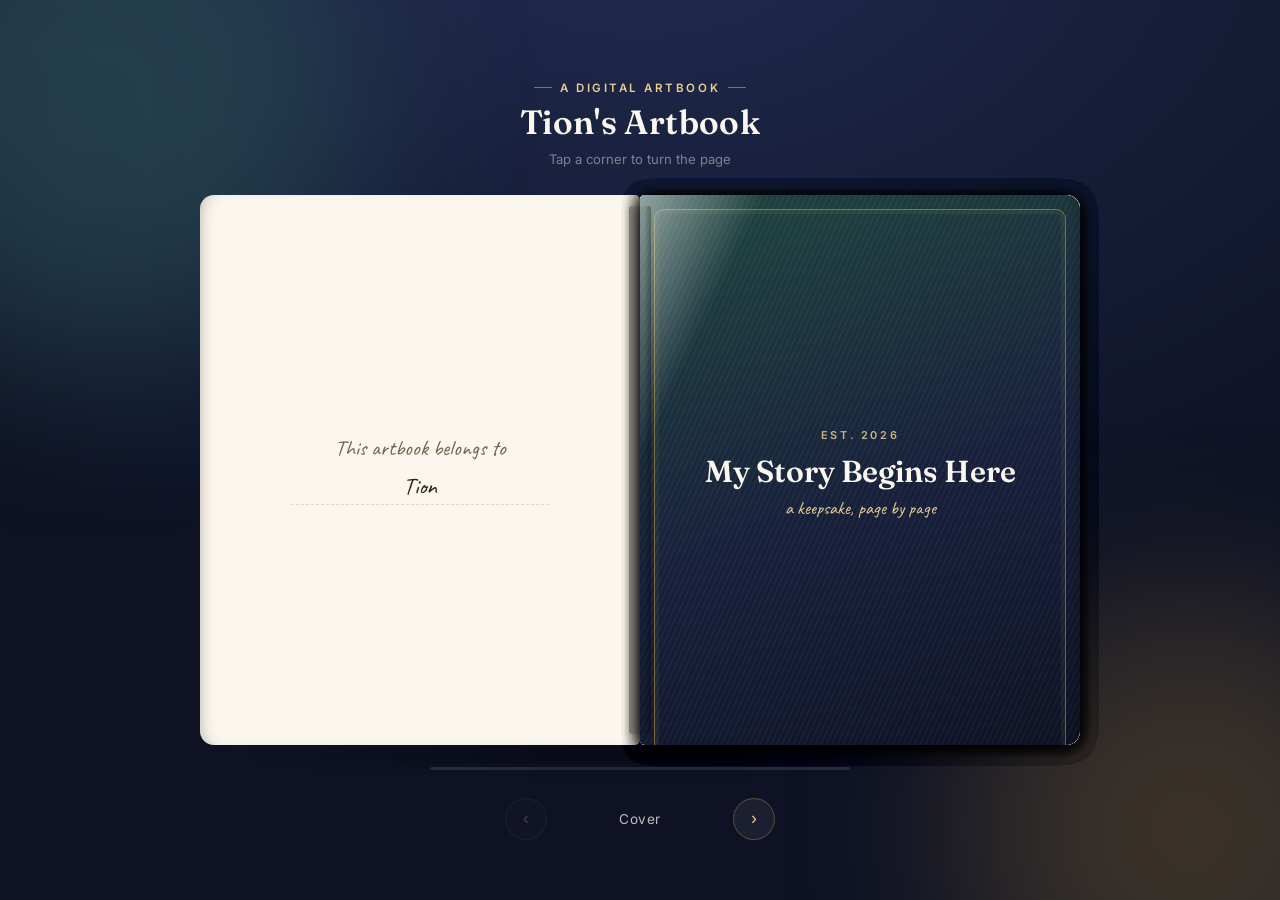
<file: index.html>
<!DOCTYPE html>
<html lang="en">
<head>
<meta charset="UTF-8">
<meta name="viewport" content="width=device-width, initial-scale=1, viewport-fit=cover">
<title>Artbook — Your Story, Bound</title>
<link rel="stylesheet" href="style.css">

<!--
  =====================================================================
  ABOUT THIS FILE
  =====================================================================
  This is a self-contained, single-file flipbook website:
    - HTML structure  -> below in <body>
    - CSS styling      -> below in <style>
    - JS behavior/data -> below in <script>, near the bottom

  IMPORTANT — CONTENT IS LOCKED FOR VISITORS.
  Nobody viewing the page in a browser can change the title, the
  owner's name, the signature/logo, or any page's photo or caption.
  There is no upload button, no file picker, and no editable text
  anywhere in the rendered page. The ONLY way to change any of that
  content is to edit the CONFIG object inside the <script> tag below
  and re-save/re-deploy this file.

  Jump to "STEP 1: EDIT THIS CONFIG" further down to change content.
  =====================================================================
-->

<!-- Google Fonts used throughout the design (display serif, UI sans, handwriting script) -->
<link rel="preconnect" href="https://fonts.googleapis.com">
<link rel="preconnect" href="https://fonts.gstatic.com" crossorigin>
<link href="https://fonts.googleapis.com/css2?family=Fraunces:opsz,wght@9..144,400;9..144,500;9..144,600;9..144,700;9..144,900&family=Inter:wght@400;500;600;700&family=Caveat:wght@500;600;700&display=swap" rel="stylesheet">


</head>
<body>

<div class="stage">
  <div class="brand">
    <div class="eyebrow">A digital artbook</div>
    <!-- Title text is injected by JS from CONFIG.bookTitle. Static, not editable. -->
    <h1 id="bookTitle"></h1>
    <p class="hint">Tap a corner to turn the page</p>
  </div>

  <div class="book-wrapper">
    <div class="book" id="book">
      <div class="spine"></div>
      <div class="book-shadow"></div>

      <!-- Inside-cover filler pages (shown only when the book is fully
           closed on that side). Owner name comes from CONFIG.ownerName. -->
      <div class="filler left" id="fillerLeft">
        <div class="filler-inner">
          <div class="line">This artbook belongs to</div>
          <div class="owner-name" id="ownerName"></div>
        </div>
      </div>
      <div class="filler right" id="fillerRight">
        <div class="filler-inner">
          <div class="mark">✦</div>
          <div class="line">More to come</div>
        </div>
      </div>

      <!-- Every page "leaf" (cover, 20 content pages, back cover) is
           generated by JS from the CONFIG object below — nothing here
           is hand-written per page and nothing is user-editable. -->
    </div>
  </div>

  <div class="progress"><div class="progress-fill" id="progressFill"></div></div>

  <div class="controls">
    <button class="ctrl-btn" id="prevBtn" aria-label="Previous page">‹</button>
    <div class="counter" id="counter">Cover</div>
    <button class="ctrl-btn" id="nextBtn" aria-label="Next page">›</button>
  </div>
</div>

<script>
/* =======================================================================
   STEP 1: EDIT THIS CONFIG — this is the ONLY place content is set.
   =======================================================================
   Everything a visitor sees (title, owner name, signature/logo image,
   and every page's photo + caption) comes from this single object.
   There is no UI for anyone to change these values in the browser —
   to update the notebook, edit the values below and re-save this file
   (or re-deploy it to your host).

   IMAGES: set "image" to a URL or a relative path to a file sitting
   next to this HTML file, e.g. "images/photo-01.jpg". You can also use
   a fully-qualified URL, e.g. "https://example.com/photo.jpg".
   Leave an "image" value as an empty string "" to show an empty
   placeholder box (useful while you're still collecting photos).

   TOTAL_PAGES must match the number of entries in the "pages" array.
   ======================================================================= */
const CONFIG = {
  // Text shown above the book
  bookTitle: "Tion's Artbook",

  // Text shown on the inside front cover, next to "This artbook belongs to"
  ownerName: "Tion",

  // Cover page text
  coverTitle: "My Story Begins Here",
  coverSubtitle: "a keepsake, page by page",

  // Cover signature / logo image. Leave "" for an empty placeholder box.
  signatureImage: "", // e.g. "images/signature.png"

  // Text shown on the inside back cover
  backCoverText: "20 pages, kept safe",

  // Exactly 20 content pages. Each needs an "image" (path/URL or "" for
  // empty) and a "caption" (plain text, can be left as "").
  pages: [
    { image: "images/IMG_2625.PNG", caption: "" },   // page 1
    { image: "images/IMG_2773.PNG", caption: "" },   // page 2
    { image: "images/IMG_2951.PNG", caption: "" },   // page 3
    { image: "images/IMG_3153.PNG", caption: "" },   // page 4
    { image: "images/IMG_3149.PNG", caption: "" },   // page 5
    { image: "images/IMG_3738.PNG", caption: "" },   // page 6
    { image: "images/IMG_2437.JPG.jpeg", caption: "" },   // page 7
    { image: "images/IMG_3883.PNG", caption: "" },   // page 8
    { image: "images/IMG_3061.PNG", caption: "" },   // page 9
    { image: "images/IMG_2773.PNG", caption: "" },   // page 10
    { image: "images/IMG_2467.JPG.jpeg", caption: "" },   // page 11
    { image: "images/IMG_3624.PNG", caption: "" },   // page 12
    { image: "images/IMG_3313.PNG", caption: "" },   // page 13
    { image: "images/IMG_2433.JPG.jpeg", caption: "" },   // page 14
    { image: "images/IMG_2388.PNG", caption: "" },   // page 15
    { image: "images/IMG_4001.JPG.jpeg", caption: "" },   // page 16
    { image: "images/IMG_3960.PNG", caption: "" },   // page 17
    { image: "images/IMG_2436.JPG.jpeg", caption: "" },   // page 18
    { image: "images/IMG_2573.PNG", caption: "" },   // page 19
    { image: "images/IMG_2699.PNG", caption: "" }    // page 20
  ]
};
/* ===================== END OF EDITABLE CONFIG ========================= */


/* =======================================================================
   STEP 2: EVERYTHING BELOW THIS LINE IS APPLICATION LOGIC.
   You shouldn't need to touch this to change content — only edit it if
   you want to change how the book behaves (e.g. animation speed,
   number of pages, navigation controls).
   ======================================================================= */
(function(){
  'use strict';

  const TOTAL_PAGES = CONFIG.pages.length;

  // Basic safety check so a miscounted CONFIG.pages array fails loudly
  // in the console instead of silently rendering something broken.
  if(TOTAL_PAGES < 1){
    console.error('CONFIG.pages must contain at least one page.');
  }

  // ---- grab DOM references ----
  const book = document.getElementById('book');
  const prevBtn = document.getElementById('prevBtn');
  const nextBtn = document.getElementById('nextBtn');
  const counterEl = document.getElementById('counter');
  const progressFill = document.getElementById('progressFill');
  const fillerLeft = document.getElementById('fillerLeft');
  const fillerRight = document.getElementById('fillerRight');

  // ---- fill in the static, non-editable text from CONFIG ----
  document.getElementById('bookTitle').textContent = CONFIG.bookTitle;
  document.getElementById('ownerName').textContent = CONFIG.ownerName;
  document.title = CONFIG.bookTitle;

  // Small inline icon shown as a placeholder on content pages that have
  // no image configured yet.
  const imgIconSVG = '<svg viewBox="0 0 24 24" fill="none" stroke="currentColor" stroke-width="1.6"><rect x="3" y="5" width="18" height="14" rx="2"/><circle cx="8.5" cy="10.5" r="1.5"/><path d="M21 16l-5.5-5.5L9 17"/></svg>';

  /* ---------------------------------------------------------------------
     Build the "leaf" data model from CONFIG.pages.
     A physical book is made of folded SHEETS, not single pages: each
     sheet (leaf) has a front side and a back side. So with N content
     pages we need roughly N/2 leaves, plus one leaf for the cover
     (front = cover, back = content page 1) and the last leaf's back
     becomes the back cover if N is even.
     --------------------------------------------------------------------- */
  const leaves = [];
  leaves.push({ front:{type:'cover'}, back:{type:'content', num:1} });
  let n = 2;
  while(n <= TOTAL_PAGES){
    const frontNum = n, backNum = n + 1;
    if(backNum <= TOTAL_PAGES){
      leaves.push({ front:{type:'content', num:frontNum}, back:{type:'content', num:backNum} });
    } else {
      leaves.push({ front:{type:'content', num:frontNum}, back:{type:'backcover'} });
    }
    n += 2;
  }

  // Escapes text before it's inserted via innerHTML, so a stray "<" or
  // "&" in a caption can never break the page markup.
  function escapeHTML(str){
    const div = document.createElement('div');
    div.textContent = str == null ? '' : String(str);
    return div.innerHTML;
  }

  // Builds the markup for one content page face, reading its image and
  // caption straight from CONFIG.pages (page numbers are 1-indexed).
  // The photo fills the whole page; the caption overlay is only added
  // when a caption is actually configured, so empty pages stay clean.
  function contentFaceHTML(num, side){
    const data = CONFIG.pages[num - 1] || { image:'', caption:'' };
    const hasImage = !!data.image;
    const bgStyle = hasImage ? ` style="background-image:url('${escapeHTML(data.image)}')"` : '';
    const placeholder = hasImage ? '' : `<div class="photo-placeholder">${imgIconSVG}<span>No image set</span></div>`;
    const captionHTML = data.caption ? `<div class="caption">${escapeHTML(data.caption)}</div>` : '';
    return `
      <div class="page-inner">
        <div class="photo-slot"${bgStyle}>${placeholder}</div>
        <div class="page-number">${String(num).padStart(2,'0')}</div>
        ${captionHTML}
        <div class="turn-zone ${side==='front'?'next':'prev'}"><span class="chevron">${side==='front'?'›':'‹'}</span></div>
        <div class="fold"></div>
      </div>`;
  }

  // Builds the cover face, reading title/subtitle/signature from CONFIG.
  // The signature/logo element is only rendered at all when
  // CONFIG.signatureImage is set — no placeholder box is ever shown.
  function coverFaceHTML(){
    const hasSig = !!CONFIG.signatureImage;
    const signatureHTML = hasSig
      ? `<div class="signature-slot" style="background-image:url('${escapeHTML(CONFIG.signatureImage)}')"></div>`
      : '';
    return `
      <div class="cover-inner">
        <div class="eyebrow">Est. ${new Date().getFullYear()}</div>
        <h2 class="cover-title">${escapeHTML(CONFIG.coverTitle)}</h2>
        <p class="cover-sub">${escapeHTML(CONFIG.coverSubtitle)}</p>
        ${signatureHTML}
      </div>
      <div class="turn-zone next"><span class="chevron">›</span></div>
      <div class="fold"></div>`;
  }

  // Builds the back cover face.
  function backcoverFaceHTML(){
    return `
      <div class="backcover-inner">
        <div class="ring">✦</div>
        <p>${escapeHTML(CONFIG.backCoverText)}</p>
      </div>
      <div class="turn-zone prev"><span class="chevron">‹</span></div>
      <div class="fold"></div>`;
  }

  function buildFace(data, side){
    if(data.type === 'cover') return coverFaceHTML();
    if(data.type === 'backcover') return backcoverFaceHTML();
    return contentFaceHTML(data.num, side);
  }

  // ---- render every leaf into the DOM (runs once, on page load) ----
  const leafEls = leaves.map((leaf, i) => {
    const el = document.createElement('div');
    el.className = 'leaf';
    el.dataset.index = i;

    const front = document.createElement('div');
    front.className = 'face front' + (leaf.front.type==='cover' ? ' cover-face' : leaf.front.type==='backcover' ? ' backcover-face' : '');
    front.innerHTML = buildFace(leaf.front, 'front');

    const back = document.createElement('div');
    back.className = 'face back' + (leaf.back.type==='cover' ? ' cover-face' : leaf.back.type==='backcover' ? ' backcover-face' : '');
    back.innerHTML = buildFace(leaf.back, 'back');

    el.appendChild(front);
    el.appendChild(back);
    book.appendChild(el);
    return el;
  });

  /* ---------------------------------------------------------------------
     Navigation state & rendering.
     `pos` = how many leaves are currently flipped to the left pile.
     pos === 0        -> book shows the cover
     pos === leaves.length -> book shows the back cover
     --------------------------------------------------------------------- */
  const L = leaves.length;
  let pos = 0;

  function computeZ(i){
    // Flipped leaves stack left-to-right by recency; unflipped leaves
    // stack so the very next page to flip is on top.
    return i < pos ? (i + 2) : (L - i + 2);
  }

  function renderStatic(skipIndex){
    leafEls.forEach((el, i) => {
      if(i === skipIndex) return; // the actively-animating leaf is handled separately
      el.style.transform = i < pos ? 'rotateY(-180deg)' : 'rotateY(0deg)';
      el.style.zIndex = computeZ(i);
    });
    fillerLeft.style.display = pos === 0 ? 'block' : 'none';
    fillerRight.style.display = pos === L ? 'block' : 'none';
  }

  function updateUI(){
    let label;
    if(pos === 0) label = 'Cover';
    else if(pos === L) label = 'Back Cover';
    else {
      const rf = leaves[pos].front;
      label = rf.type === 'content' ? `Page ${rf.num} of ${TOTAL_PAGES}` : `Page ${TOTAL_PAGES} of ${TOTAL_PAGES}`;
    }
    counterEl.textContent = label;
    prevBtn.disabled = pos === 0;
    nextBtn.disabled = pos === L;
    progressFill.style.width = (pos / L * 100).toFixed(1) + '%';
  }

  // Flips the next leaf from the right pile to the left pile, giving it
  // a temporarily elevated z-index so it visually passes OVER both
  // piles mid-animation instead of clipping underneath them.
  function flipForward(){
    if(pos >= L) return;
    const idx = pos;
    const el = leafEls[idx];
    el.style.zIndex = 999;
    pos++;
    renderStatic(idx);
    el.style.transform = 'rotateY(-180deg)';
    el.addEventListener('transitionend', function h(){
      el.style.zIndex = computeZ(idx);
      el.removeEventListener('transitionend', h);
    }, { once:true });
    updateUI();
  }

  function flipBackward(){
    if(pos <= 0) return;
    const idx = pos - 1;
    const el = leafEls[idx];
    el.style.zIndex = 999;
    pos--;
    renderStatic(idx);
    el.style.transform = 'rotateY(0deg)';
    el.addEventListener('transitionend', function h(){
      el.style.zIndex = computeZ(idx);
      el.removeEventListener('transitionend', h);
    }, { once:true });
    updateUI();
  }

  // initial paint
  renderStatic();
  updateUI();

  /* ---------------------------------------------------------------------
     Input handlers — page navigation ONLY. There is intentionally no
     click handler anywhere that opens a file picker, enables text
     editing, or otherwise lets a visitor change content.
     --------------------------------------------------------------------- */

  prevBtn.addEventListener('click', flipBackward);
  nextBtn.addEventListener('click', flipForward);

  // Corner "turn zone" taps/clicks on whichever page is currently on top.
  book.addEventListener('click', (e) => {
    if(e.target.closest('.turn-zone.next')) flipForward();
    else if(e.target.closest('.turn-zone.prev')) flipBackward();
  });

  // Left/Right arrow keys turn pages.
  document.addEventListener('keydown', (e) => {
    if(e.key === 'ArrowRight') flipForward();
    if(e.key === 'ArrowLeft') flipBackward();
  });

  // Touch swipe support (mobile/tablet).
  let touchStartX = 0, touchStartY = 0, touching = false;
  book.addEventListener('touchstart', (e) => {
    const t = e.changedTouches[0];
    touchStartX = t.clientX; touchStartY = t.clientY; touching = true;
  }, { passive:true });
  book.addEventListener('touchend', (e) => {
    if(!touching) return;
    touching = false;
    const t = e.changedTouches[0];
    const dx = t.clientX - touchStartX;
    const dy = t.clientY - touchStartY;
    // Require a clearly horizontal drag so vertical page scrolling
    // on mobile isn't mistaken for a page turn.
    if(Math.abs(dx) > 55 && Math.abs(dx) > Math.abs(dy)){
      if(dx < 0) flipForward(); else flipBackward();
    }
  }, { passive:true });
  book.style.touchAction = 'pan-y';

})();
</script>
</body>
</html>
</file>
<file: style.css>
/* ===================================================================
     DESIGN TOKENS
     Central color palette so the whole look can be re-themed from
     one place. Edit these hex values to change the color scheme.
     =================================================================== */
  :root{
    --ink-900:#0E1224;      /* darkest background */
    --ink-800:#171F3B;      /* mid background */
    --ink-700:#232C52;      /* lightest background / glow */
    --paper:#FBF7EE;        /* page paper color */
    --paper-2:#F3ECDD;      /* photo-slot paper (slightly darker) */
    --paper-shadow:#E4D9BF; /* paper border/shadow tint */
    --gold:#C9A24B;         /* accent gold (hover/active) */
    --gold-soft:#E7CE93;    /* accent gold (soft/text) */
    --gold-dim:#8C7038;     /* accent gold (dim/borders) */
    --teal:#3E7C73;         /* secondary accent */
    --teal-deep:#1F473F;    /* cover gradient */
    --ink-text:#2B2418;     /* text printed on paper */
    --ink-text-soft:#6B6250;/* muted text on paper */
  }

  *{box-sizing:border-box;}
  html,body{height:100%;}
  body{
    margin:0;
    min-height:100vh;
    background:
      radial-gradient(1100px 700px at 50% -10%, var(--ink-700) 0%, var(--ink-800) 45%, var(--ink-900) 100%);
    font-family:'Inter',sans-serif;
    color:var(--paper);
    overflow-x:hidden;
    position:relative;
  }

  /* Soft ambient glow blobs drifting slowly in the background */
  body::before, body::after{
    content:'';
    position:fixed;
    border-radius:50%;
    filter:blur(90px);
    opacity:.35;
    pointer-events:none;
    z-index:0;
  }
  body::before{
    width:520px;height:520px;
    background:var(--teal);
    top:-160px;left:-160px;
    animation:drift1 22s ease-in-out infinite alternate;
  }
  body::after{
    width:460px;height:460px;
    background:var(--gold-dim);
    bottom:-160px;right:-140px;
    animation:drift2 26s ease-in-out infinite alternate;
  }
  @keyframes drift1{ to{ transform:translate(60px,40px); } }
  @keyframes drift2{ to{ transform:translate(-50px,-30px); } }

  .stage{
    position:relative;
    z-index:1;
    min-height:100vh;
    display:flex;
    flex-direction:column;
    align-items:center;
    justify-content:center;
    gap:clamp(16px,3vw,28px);
    padding:clamp(20px,4vw,40px) 16px 28px;
  }

  /* ---------- header / title (read-only, filled from CONFIG.bookTitle) ---------- */
  .brand{ text-align:center; }
  .brand .eyebrow{
    display:inline-flex;
    align-items:center;
    gap:8px;
    font-size:.72rem;
    letter-spacing:.22em;
    text-transform:uppercase;
    color:var(--gold-soft);
    font-weight:600;
    margin-bottom:6px;
  }
  .brand .eyebrow::before,.brand .eyebrow::after{
    content:'';
    width:18px;height:1px;
    background:var(--gold-dim);
  }
  .brand h1{
    font-family:'Fraunces',serif;
    font-weight:600;
    font-size:clamp(1.5rem,3.4vw,2.1rem);
    margin:0;
    letter-spacing:.01em;
    color:var(--paper);
    /* Note: no contenteditable / outline here — this text is static,
       set once by JS from CONFIG.bookTitle and not editable by visitors. */
  }
  .brand .hint{
    margin:8px 0 0;
    font-size:.82rem;
    color:rgba(251,247,238,.45);
    font-weight:400;
  }

  /* ===================================================================
     THE BOOK — 3D flip mechanics
     =================================================================== */
  .book-wrapper{
    width:min(94vw,880px);
    aspect-ratio:8/5;
    perspective:2600px;
    position:relative;
  }
  .book{
    position:relative;
    width:100%;
    height:100%;
    transform-style:preserve-3d;
  }
  .book-shadow{
    position:absolute;
    left:6%;right:6%;
    bottom:-26px;
    height:34px;
    background:radial-gradient(ellipse at center, rgba(0,0,0,.55) 0%, rgba(0,0,0,0) 72%);
    filter:blur(4px);
    z-index:0;
  }
  .spine{
    position:absolute;
    top:2%; bottom:2%; left:50%;
    width:22px;
    margin-left:-11px;
    background:linear-gradient(90deg, rgba(0,0,0,.32), rgba(0,0,0,.05) 30%, rgba(0,0,0,.05) 70%, rgba(0,0,0,.32));
    z-index:400;
    pointer-events:none;
    border-radius:3px;
  }

  /* A "leaf" is one physical sheet of paper with a front face and a back
     face. It occupies the RIGHT half of the book when unflipped, and
     rotates -180deg around its spine-side edge to move to the LEFT half
     when flipped. This is what produces the realistic page-turn. */
  .leaf{
    position:absolute;
    top:0; left:50%;
    width:50%; height:100%;
    transform-origin:left center;
    transform-style:preserve-3d;
    transition:transform .85s cubic-bezier(.63,.04,.36,1);
  }
  .face{
    position:absolute; inset:0;
    background:var(--paper);
    backface-visibility:hidden; /* hides the reverse side until it rotates into view */
    overflow:hidden;
    box-shadow:0 2px 18px rgba(0,0,0,.28);
  }
  .face.front{
    border-radius:5px 14px 14px 5px;
    box-shadow:inset -10px 0 20px -16px rgba(0,0,0,.5), 0 2px 18px rgba(0,0,0,.28);
  }
  .face.back{
    transform:rotateY(180deg); /* pre-flipped so its content reads correctly once the parent leaf rotates */
    border-radius:14px 5px 5px 14px;
    box-shadow:inset 10px 0 20px -16px rgba(0,0,0,.5), 0 2px 18px rgba(0,0,0,.28);
  }
  .face::after{ /* subtle paper sheen highlight, purely decorative */
    content:'';
    position:absolute; inset:0;
    background:linear-gradient(115deg, rgba(255,255,255,.5) 0%, rgba(255,255,255,0) 18%, rgba(255,255,255,0) 82%, rgba(0,0,0,.03) 100%);
    pointer-events:none;
  }

  /* Decorative "inside cover" pages shown only when a pile is empty
     (before the first page turn, and after the last page turn). */
  .filler{
    position:absolute; top:0; width:50%; height:100%;
    background:var(--paper);
    z-index:1;
  }
  .filler.left{ left:0; border-radius:14px 5px 5px 14px; box-shadow:inset 10px 0 20px -16px rgba(0,0,0,.5);}
  .filler.right{ left:50%; border-radius:5px 14px 14px 5px; box-shadow:inset -10px 0 20px -16px rgba(0,0,0,.5);}
  .filler-inner{
    height:100%; display:flex; flex-direction:column; align-items:center; justify-content:center;
    padding:8%;
    text-align:center;
  }
  .filler .line{
    font-family:'Caveat',cursive;
    font-size:clamp(1rem,2.2vw,1.35rem);
    color:var(--ink-text-soft);
  }
  .filler .owner-name{
    /* Static text filled from CONFIG.ownerName — not an input, not editable */
    width:70%;
    border-bottom:1px dashed var(--paper-shadow);
    margin:10px auto 0;
    min-height:1.4em;
    font-family:'Caveat',cursive;
    font-size:clamp(1.1rem,2.4vw,1.5rem);
    color:var(--ink-text);
    text-align:center;
  }
  .filler .mark{
    width:34px;height:34px;border:1.5px solid var(--gold-dim);border-radius:50%;
    display:flex;align-items:center;justify-content:center;color:var(--gold-dim);font-family:'Fraunces',serif;font-size:.9rem;
    margin-top:10px;
  }

  /* ---------- content page layout ----------
     The photo is full-bleed (position:absolute; inset:0), so page-inner
     is just a positioning context — no padding or flex needed. */
  .page-inner{
    height:100%;
    position:relative;
  }
  /* Page number now floats as a small pill over the top corner of the
     full-bleed photo, so it stays legible against any image. */
  .page-number{
    position:absolute;
    top:12px;
    font-family:'Fraunces',serif;
    font-size:.7rem;
    letter-spacing:.05em;
    color:var(--gold-soft);
    background:rgba(14,18,36,.55);
    padding:3px 9px;
    border-radius:20px;
    backdrop-filter:blur(3px);
    z-index:2;
  }
  .face.front .page-number{ left:12px; }
  .face.back .page-number{ right:12px; }

  /* Photo fills the ENTIRE page face, edge to edge (the face element
     itself clips it to the page's rounded corners via overflow:hidden).
     Purely a DISPLAY element — renders whatever path is set in
     CONFIG.pages[i].image. It is NOT clickable and has no upload
     affordance; visitors cannot change what is shown here. */
  .photo-slot{
    position:absolute;
    inset:0;
    background:var(--paper-2);
    background-size:cover;
    background-position:center;
    display:flex;
    align-items:center;
    justify-content:center;
  }
  /* Shown only when a page has no image configured — a quiet reminder
     for the developer, not an interactive control. */
  .photo-placeholder{
    display:flex; flex-direction:column; align-items:center; gap:6px;
    color:var(--ink-text-soft);
    pointer-events:none;
    padding:10px;
    text-align:center;
  }
  .photo-placeholder svg{ width:26px;height:26px; opacity:.5; }
  .photo-placeholder span{ font-size:.7rem; font-weight:500; letter-spacing:.02em; }

  /* Caption sits as an overlay strip along the bottom of the photo,
     on a dark gradient scrim so the handwritten text stays readable
     over any image. Static text pulled from CONFIG.pages[i].caption —
     no contenteditable attribute anywhere, visitors cannot change it.
     If a page has no caption configured, the element isn't rendered
     at all (see contentFaceHTML in the script), so no empty bar shows. */
  .caption{
    position:absolute;
    left:0; right:0; bottom:0;
    padding:22px 16px 12px;
    background:linear-gradient(to top, rgba(10,12,20,.62) 0%, rgba(10,12,20,0) 100%);
    font-family:'Caveat',cursive;
    font-size:clamp(1rem,2.3vw,1.3rem);
    color:#FBF7EE;
    text-shadow:0 1px 3px rgba(0,0,0,.4);
    line-height:1.25;
    max-height:3.4em;
    overflow:hidden;
    z-index:2;
  }

  /* Corner "turn zones" — the only interactive control on each page.
     Clicking/tapping here (or the prev/next buttons, or swiping, or
     the arrow keys) turns the page. This never touches content. */
  .turn-zone{
    position:absolute; top:0; bottom:0; width:15%;
    display:flex; align-items:center;
    cursor:pointer;
    z-index:5;
    user-select:none;
  }
  .turn-zone.next{ right:0; justify-content:flex-end; padding-right:6px;}
  .turn-zone.prev{ left:0; justify-content:flex-start; padding-left:6px;}
  .turn-zone .chevron{
    opacity:0; transform:scale(.7);
    transition:opacity .2s ease, transform .2s ease;
    color:var(--gold-dim);
    font-size:1.3rem;
  }
  .turn-zone:hover .chevron{ opacity:1; transform:scale(1); }
  .fold{
    position:absolute; width:26px; height:26px; pointer-events:none;
    opacity:.55;
  }
  .face.front .fold{
    right:0; bottom:0;
    background:linear-gradient(135deg, transparent 50%, rgba(0,0,0,.10) 50.5%, rgba(0,0,0,.16) 100%);
    border-radius:0 0 5px 0;
  }
  .face.back .fold{
    left:0; bottom:0;
    background:linear-gradient(225deg, transparent 50%, rgba(0,0,0,.10) 50.5%, rgba(0,0,0,.16) 100%);
    border-radius:0 0 0 5px;
  }

  /* ---------- cover ---------- */
  .cover-face{
    background:
      repeating-linear-gradient(115deg, rgba(255,255,255,.035) 0 2px, transparent 2px 5px),
      linear-gradient(160deg, var(--teal-deep) 0%, var(--ink-800) 55%, var(--ink-900) 100%);
  }
  .cover-inner{
    height:100%;
    margin:14px;
    border:1px solid rgba(201,162,75,.55);
    border-radius:10px;
    box-shadow:inset 0 0 0 4px rgba(201,162,75,.08);
    display:flex; flex-direction:column; align-items:center; justify-content:center;
    text-align:center;
    padding:8% 9%;
    position:relative;
  }
  .cover-inner .eyebrow{
    font-size:.68rem; letter-spacing:.24em; text-transform:uppercase;
    color:var(--gold-soft); font-weight:600; opacity:.85; margin-bottom:10px;
  }
  .cover-title{
    /* Static, from CONFIG.coverTitle */
    font-family:'Fraunces',serif;
    font-weight:600;
    font-size:clamp(1.15rem,3.4vw,1.9rem);
    color:var(--paper);
    margin:0 0 6px;
    max-width:100%;
  }
  .cover-sub{
    /* Static, from CONFIG.coverSubtitle */
    font-family:'Caveat',cursive;
    font-size:clamp(.95rem,2vw,1.15rem);
    color:var(--gold-soft);
    margin:0 0 6%;
  }
  /* Signature/logo image: display-only, filled from CONFIG.signatureImage.
     No placeholder box, no border, no icon — if no image is configured
     this element is simply not rendered at all (see coverFaceHTML in
     the script), so the cover just shows the title/subtitle centered. */
  .signature-slot{
    width:78%;
    max-width:230px;
    aspect-ratio:2.4/1;
    background-size:contain;
    background-repeat:no-repeat;
    background-position:center;
  }

  .cover-face .fold, .backcover-face .fold{ opacity:.35; }
  .backcover-face{
    background:
      repeating-linear-gradient(115deg, rgba(255,255,255,.03) 0 2px, transparent 2px 5px),
      linear-gradient(200deg, var(--ink-800) 0%, var(--ink-900) 100%);
  }
  .backcover-inner{
    height:100%; margin:14px; border:1px solid rgba(201,162,75,.4); border-radius:10px;
    display:flex; flex-direction:column; align-items:center; justify-content:center; text-align:center;
    gap:10px;
  }
  .backcover-inner .ring{
    width:46px;height:46px;border:1.5px solid var(--gold-dim);border-radius:50%;
    display:flex;align-items:center;justify-content:center;
    font-family:'Fraunces',serif; color:var(--gold-soft); font-size:1rem;
  }
  .backcover-inner p{
    /* Static, from CONFIG.backCoverText */
    font-family:'Caveat',cursive; font-size:1.1rem; color:rgba(251,247,238,.65); margin:0;
  }

  /* ===================================================================
     NAVIGATION CONTROLS (page turning only — no content editing)
     =================================================================== */
  .controls{
    display:flex; align-items:center; gap:18px;
    z-index:1;
  }
  .ctrl-btn{
    width:42px;height:42px;border-radius:50%;
    background:rgba(251,247,238,.06);
    border:1px solid rgba(201,162,75,.35);
    color:var(--gold-soft);
    display:flex;align-items:center;justify-content:center;
    cursor:pointer;
    font-size:1.1rem;
    transition:background .2s ease, transform .15s ease, opacity .2s ease;
  }
  .ctrl-btn:hover:not(:disabled){ background:rgba(201,162,75,.18); transform:translateY(-1px); }
  .ctrl-btn:disabled{ opacity:.25; cursor:default; }
  .counter{
    min-width:150px;
    text-align:center;
    font-size:.85rem;
    letter-spacing:.04em;
    color:rgba(251,247,238,.75);
    font-variant-numeric:tabular-nums;
  }
  .progress{
    width:min(94vw,420px);
    height:3px;
    background:rgba(251,247,238,.12);
    border-radius:3px;
    overflow:hidden;
    margin-top:-6px;
  }
  .progress-fill{
    height:100%;
    background:linear-gradient(90deg,var(--gold-dim),var(--gold));
    width:0%;
    transition:width .5s ease;
  }

  @media (prefers-reduced-motion: reduce){
    .leaf{ transition:transform .05s linear; }
  }

  @media (max-width:520px){
    .turn-zone{ width:20%; }
    .caption{ max-height:2.4em; }
  }
</file>
